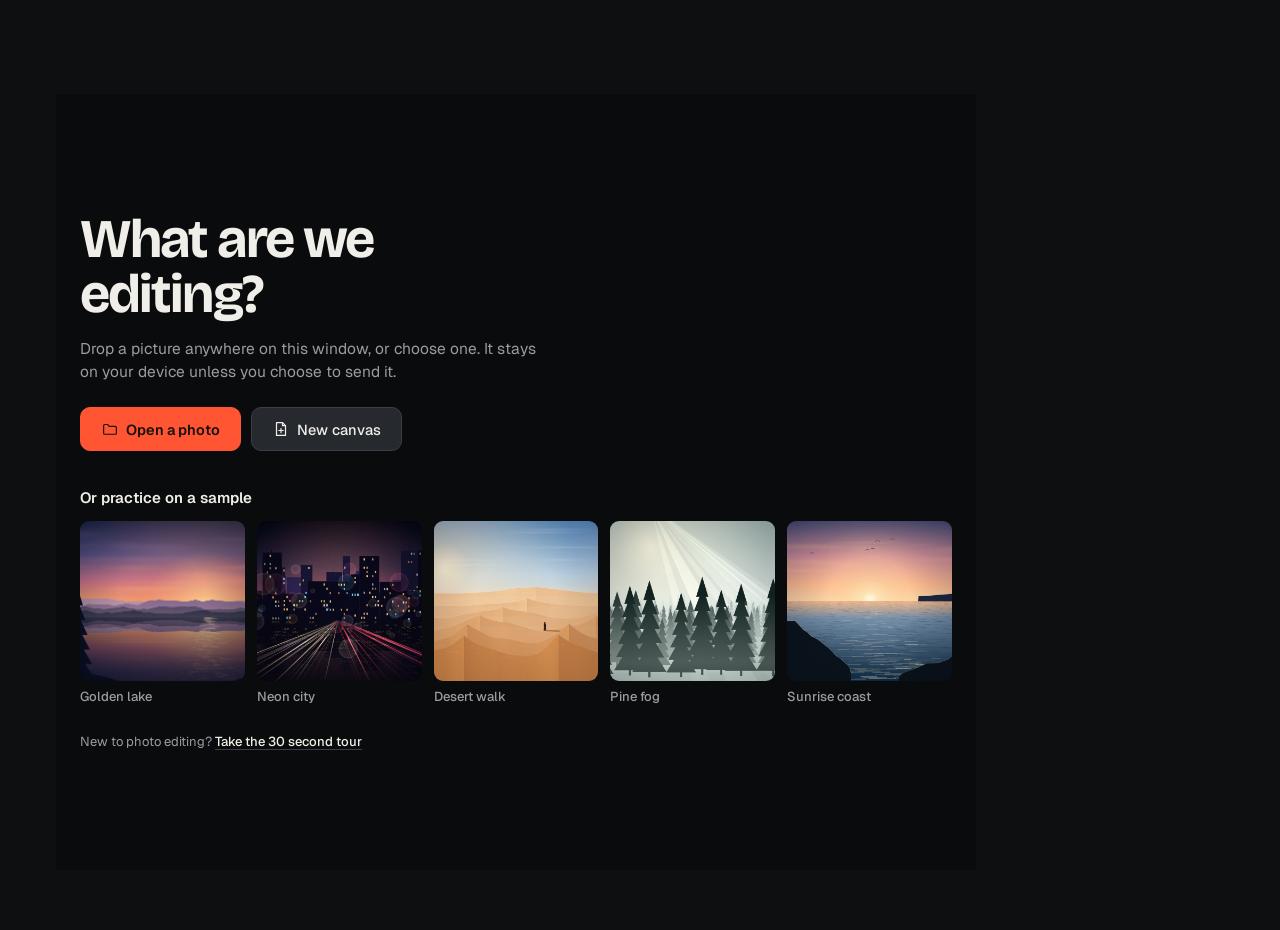
<file: editor.html>
<!doctype html>
<html lang="en">
<head>
<meta charset="utf-8">
<meta name="viewport" content="width=device-width, initial-scale=1, viewport-fit=cover">
<title>Chumi.edit photo editor</title>
<meta name="description" content="Chumi.edit is a free photo editor that runs in your browser. Layers, selections, brushes, text, color adjustments, filters, remove background and generative fill. Pictures stay on your device unless you choose to send them.">
<meta name="theme-color" content="#0e0f11">
<link rel="icon" href="data:image/svg+xml,%3Csvg xmlns='http://www.w3.org/2000/svg' viewBox='0 0 64 64'%3E%3Crect width='64' height='64' rx='16' fill='%230e0f11'/%3E%3Cg transform='translate(3.3 6.1) scale(1.15)'%3E%3Cpath d='M31.25 13.75A14.5 14.5 0 1 0 31.25 34.25' fill='none' stroke='%23f0eee8' stroke-width='6.5' stroke-linecap='round'/%3E%3Ccircle cx='42' cy='37.2' r='4.6' fill='%23ff5533'/%3E%3C/g%3E%3C/svg%3E">
<link rel="preconnect" href="https://fonts.googleapis.com">
<link rel="preconnect" href="https://fonts.gstatic.com" crossorigin>
<link href="https://fonts.googleapis.com/css2?family=Bricolage+Grotesque:opsz,wght@12..96,500..800&family=Geist:wght@400..700&family=Playfair+Display:wght@700&family=Merriweather:wght@700&family=Bebas+Neue&family=Oswald:wght@500&family=Pacifico&family=Dancing+Script:wght@600&family=Caveat:wght@600&family=Permanent+Marker&family=Lobster&display=swap" rel="stylesheet">
<link rel="stylesheet" href="css/boot.css">
<link rel="stylesheet" href="css/editor.css">
</head>
<body>

<div id="boot" class="boot" role="status" aria-label="Loading Chumi.edit">
  <div class="boot-flood" aria-hidden="true"></div>
  <div class="boot-stage">
    <svg class="boot-mark" viewBox="0 0 48 48" aria-hidden="true"><path class="boot-ring" pathLength="1" d="M31.25 13.75A14.5 14.5 0 1 0 31.25 34.25"/><circle class="boot-dot" cx="42" cy="37.2" r="4.6"/></svg>
    <p class="boot-word" aria-hidden="true"><span class="bw"><span class="bl" style="--i:0">C</span><span class="bl" style="--i:1">h</span><span class="bl" style="--i:2">u</span><span class="bl" style="--i:3">m</span><span class="bl" style="--i:4">i</span><span class="bl dot" style="--i:5">.</span><span class="bl sub" style="--i:6">e</span><span class="bl sub" style="--i:7">d</span><span class="bl sub" style="--i:8">i</span><span class="bl sub" style="--i:9">t</span></span></p>
  </div>
</div>
<noscript><style>.boot{display:none!important}</style></noscript>
<script src="js/boot.js"></script>

<svg width="0" height="0" style="position:absolute" aria-hidden="true" focusable="false">
  <defs>
    <!-- tools -->
    <symbol id="i-move" viewBox="0 0 24 24"><path d="M12 3v18M3 12h18M12 3l-3 3M12 3l3 3M12 21l-3-3M12 21l3-3M3 12l3-3M3 12l3 3M21 12l-3-3M21 12l-3 3"/></symbol>
    <symbol id="i-marquee" viewBox="0 0 24 24"><rect x="4" y="5.5" width="16" height="13" stroke-dasharray="3 2.6"/></symbol>
    <symbol id="i-ellipse-sel" viewBox="0 0 24 24"><ellipse cx="12" cy="12" rx="8.5" ry="6.5" stroke-dasharray="3 2.6"/></symbol>
    <symbol id="i-lasso" viewBox="0 0 24 24"><path d="M4.5 10.2C4.5 6.8 7.9 4.5 12 4.5s7.5 2.3 7.5 5.7-3.4 5.7-7.5 5.7c-1 0-2-.1-2.9-.4"/><path d="M9.3 15.5c-1.7.6-2.9 1.9-2.6 3.3.3 1.5 2 2 3.5 1.4 1.1-.5 1.6-1.6 1.2-2.6"/></symbol>
    <symbol id="i-wand" viewBox="0 0 24 24"><path d="M4.5 19.5l10-10" stroke-width="2.4"/><path d="M15 3.5v3M13.5 5h3M20 9v3M18.5 10.5h3M9 4.5v2M8 5.5h2"/></symbol>
    <symbol id="i-crop" viewBox="0 0 24 24"><path d="M7 3v14h14M3 7h14v14"/></symbol>
    <symbol id="i-dropper" viewBox="0 0 24 24"><path d="M14.5 6.5l3 3M16 4.2a2.1 2.1 0 013 3l-2 2-3-3zM13.5 8L5 16.5V19h2.5L16 10.5"/></symbol>
    <symbol id="i-brush" viewBox="0 0 24 24"><path d="M18.8 3.7a2 2 0 013 3L12 16.5 8.5 13z"/><path d="M8.5 13.5C6 13.5 4.5 15 4.5 17.5c0 1.2-.6 2-1.5 2.5 3.8.8 8.2-.2 8.2-4.2z"/></symbol>
    <symbol id="i-eraser" viewBox="0 0 24 24"><path d="M4.3 14.6l8.4-8.4a2 2 0 012.8 0l3.3 3.3a2 2 0 010 2.8L11.5 18H7.7l-3.4-3.4a1 1 0 010-1z" transform="translate(0 .5)"/><path d="M9.6 10.8l5.2 5.2M12 19.5h8"/></symbol>
    <symbol id="i-stamp" viewBox="0 0 24 24"><path d="M12 3.8a2.7 2.7 0 012.7 2.7c0 1.7-1.2 2.4-1.2 3.7h3.1a2.4 2.4 0 012.4 2.4V14H5v-1.4a2.4 2.4 0 012.4-2.4h3.1c0-1.3-1.2-2-1.2-3.7A2.7 2.7 0 0112 3.8z"/><path d="M5 17h14v3H5z"/></symbol>
    <symbol id="i-bucket" viewBox="0 0 24 24"><path d="M4.5 12.5L11.7 5.3a1.4 1.4 0 012 0l5.5 5.5a1.4 1.4 0 010 2l-5.6 5.6a2 2 0 01-2.8 0z"/><path d="M4.5 12.5h15M20.5 15.5c1.1 1.5 1.6 2.4 1.6 3.1a1.6 1.6 0 01-3.2 0c0-.7.5-1.6 1.6-3.1z"/></symbol>
    <symbol id="i-gradient" viewBox="0 0 24 24"><rect x="3.5" y="5" width="17" height="14" rx="2"/><path d="M7.5 8v8" opacity=".35"/><path d="M10.5 8v8" opacity=".55"/><path d="M13.5 8v8" opacity=".75"/><path d="M16.5 8v8"/></symbol>
    <symbol id="i-text" viewBox="0 0 24 24"><path d="M5 7V5h14v2M12 5v14.5M9 19.5h6"/></symbol>
    <symbol id="i-shape" viewBox="0 0 24 24"><rect x="3.5" y="11.5" width="9" height="9" rx="1"/><circle cx="15.5" cy="8.5" r="5"/></symbol>
    <symbol id="i-hand" viewBox="0 0 24 24"><path d="M8 12.5V6.5a1.5 1.5 0 013 0V11M11 11V4.5a1.5 1.5 0 013 0V11M14 11V6a1.5 1.5 0 013 0v7M17 9.5a1.5 1.5 0 013 0V15a6 6 0 01-6 6h-1.4a5 5 0 01-4-2L4.9 14.9a1.5 1.5 0 012.3-1.9L8 14"/></symbol>
    <symbol id="i-zoom" viewBox="0 0 24 24"><circle cx="10.5" cy="10.5" r="6.5"/><path d="M15.5 15.5l5 5M10.5 7.8v5.4M7.8 10.5h5.4"/></symbol>
    <symbol id="i-remove" viewBox="0 0 24 24"><circle cx="12" cy="12" r="7.5" stroke-dasharray="3 2.6"/><path d="M9.2 9.2l5.6 5.6M14.8 9.2l-5.6 5.6"/></symbol>
    <symbol id="i-sparkle" viewBox="0 0 24 24"><path d="M10.5 4.5l1.7 4.6 4.6 1.7-4.6 1.7-1.7 4.6-1.7-4.6-4.6-1.7 4.6-1.7z"/><path d="M18.2 14.6l.8 2.2 2.2.8-2.2.8-.8 2.2-.8-2.2-2.2-.8 2.2-.8z"/></symbol>
    <symbol id="i-subject" viewBox="0 0 24 24"><circle cx="12" cy="8.3" r="3.3" stroke-dasharray="3 2.4"/><path d="M5.3 20c.4-3.7 3-6.1 6.7-6.1s6.3 2.4 6.7 6.1" stroke-dasharray="3 2.4"/></symbol>
    <symbol id="i-cutout" viewBox="0 0 24 24"><circle cx="12" cy="9.3" r="2.9"/><path d="M6.6 19.4c.4-3.2 2.6-5.1 5.4-5.1s5 1.9 5.4 5.1z"/><path d="M3.5 8V3.5H8M16 3.5h4.5V8M20.5 16v4.5H16M8 20.5H3.5V16" opacity=".55"/></symbol>
    <symbol id="i-blur-bg" viewBox="0 0 24 24"><circle cx="12" cy="12" r="3.2"/><circle cx="12" cy="12" r="6.6" stroke-dasharray="1 2.3" opacity=".7"/><circle cx="12" cy="12" r="9.6" stroke-dasharray="1 3" opacity=".4"/></symbol>
    <symbol id="i-invert" viewBox="0 0 24 24"><circle cx="12" cy="12" r="7.5"/><path d="M12 4.5v15a7.5 7.5 0 000-15z" fill="currentColor"/></symbol>
    <!-- shapes -->
    <symbol id="i-rect" viewBox="0 0 24 24"><rect x="4" y="6" width="16" height="12" rx="1.2"/></symbol>
    <symbol id="i-circle" viewBox="0 0 24 24"><circle cx="12" cy="12" r="8"/></symbol>
    <symbol id="i-triangle" viewBox="0 0 24 24"><path d="M12 5l8.2 14H3.8z"/></symbol>
    <symbol id="i-star" viewBox="0 0 24 24"><path d="M12 3.5l2.6 5.5 6 .8-4.4 4.2 1.1 6-5.3-2.9-5.3 2.9 1.1-6-4.4-4.2 6-.8z"/></symbol>
    <symbol id="i-polygon" viewBox="0 0 24 24"><path d="M12 3.5l7.6 5.5-2.9 8.9H7.3L4.4 9z"/></symbol>
    <symbol id="i-line" viewBox="0 0 24 24"><path d="M5 19L19 5"/></symbol>
    <!-- interface -->
    <symbol id="i-x" viewBox="0 0 24 24"><path d="M6 6l12 12M18 6L6 18"/></symbol>
    <symbol id="i-check" viewBox="0 0 24 24"><path d="M5 12.5l4.5 4.5L19 7.5"/></symbol>
    <symbol id="i-chev-right" viewBox="0 0 24 24"><path d="M9 5l7 7-7 7"/></symbol>
    <symbol id="i-search" viewBox="0 0 24 24"><circle cx="11" cy="11" r="6.5"/><path d="M16 16l4.5 4.5"/></symbol>
    <symbol id="i-open" viewBox="0 0 24 24"><path d="M3.5 7.5A1.5 1.5 0 015 6h4l2 2.5h8a1.5 1.5 0 011.5 1.5v7.5A1.5 1.5 0 0119 19H5a1.5 1.5 0 01-1.5-1.5z"/></symbol>
    <symbol id="i-export" viewBox="0 0 24 24"><path d="M12 15V4M7.5 8.5L12 4l4.5 4.5M5 14v4.5A1.5 1.5 0 006.5 20h11a1.5 1.5 0 001.5-1.5V14"/></symbol>
    <symbol id="i-undo" viewBox="0 0 24 24"><path d="M9 14L4 9l5-5"/><path d="M4 9h10.5a5.5 5.5 0 010 11H11"/></symbol>
    <symbol id="i-redo" viewBox="0 0 24 24"><path d="M15 14l5-5-5-5"/><path d="M20 9H9.5a5.5 5.5 0 000 11H13"/></symbol>
    <symbol id="i-panels" viewBox="0 0 24 24"><rect x="3.5" y="4.5" width="17" height="15" rx="2"/><path d="M14.5 4.5v15"/></symbol>
    <symbol id="i-swap" viewBox="0 0 24 24"><path d="M7 4L4 7l3 3M4 7h11M17 20l3-3-3-3M20 17H9"/></symbol>
    <symbol id="i-reset" viewBox="0 0 24 24"><rect x="3.5" y="3.5" width="10" height="10"/><rect x="10.5" y="10.5" width="10" height="10" fill="currentColor"/></symbol>
    <symbol id="i-minus" viewBox="0 0 24 24"><path d="M5 12h14"/></symbol>
    <symbol id="i-plus" viewBox="0 0 24 24"><path d="M12 5v14M5 12h14"/></symbol>
    <symbol id="i-new" viewBox="0 0 24 24"><path d="M6 3.5h8l4 4v13H6z"/><path d="M14 3.5v4h4M12 11v6M9 14h6"/></symbol>
    <symbol id="i-eye" viewBox="0 0 24 24"><path d="M2.5 12S6 5.5 12 5.5 21.5 12 21.5 12 18 18.5 12 18.5 2.5 12 2.5 12z"/><circle cx="12" cy="12" r="3"/></symbol>
    <symbol id="i-eye-off" viewBox="0 0 24 24"><path d="M3 3l18 18M10 6c.6-.3 1.3-.5 2-.5 6 0 9.5 6.5 9.5 6.5a16 16 0 01-3 3.7M6.5 7.2A16 16 0 002.5 12S6 18.5 12 18.5c1.3 0 2.5-.3 3.5-.7M9.9 9.9a3 3 0 004.2 4.2"/></symbol>
    <symbol id="i-lock" viewBox="0 0 24 24"><rect x="5.5" y="10.5" width="13" height="9.5" rx="1.5"/><path d="M8.5 10.5V8a3.5 3.5 0 017 0v2.5"/></symbol>
    <symbol id="i-unlock" viewBox="0 0 24 24"><rect x="5.5" y="10.5" width="13" height="9.5" rx="1.5"/><path d="M8.5 10.5V8a3.5 3.5 0 016.8-1.2"/></symbol>
    <symbol id="i-layer-add" viewBox="0 0 24 24"><rect x="4" y="4" width="16" height="16" rx="2"/><path d="M12 8.5v7M8.5 12h7"/></symbol>
    <symbol id="i-copy" viewBox="0 0 24 24"><rect x="8.5" y="8.5" width="11" height="11" rx="1.5"/><path d="M15.5 8.5v-3A1.5 1.5 0 0014 4H5.5A1.5 1.5 0 004 5.5V14a1.5 1.5 0 001.5 1.5h3"/></symbol>
    <symbol id="i-merge" viewBox="0 0 24 24"><path d="M12 3.5v10M8 10l4 4 4-4M5 19.5h14"/></symbol>
    <symbol id="i-up" viewBox="0 0 24 24"><path d="M12 19V5M6 11l6-6 6 6"/></symbol>
    <symbol id="i-down" viewBox="0 0 24 24"><path d="M12 5v14M6 13l6 6 6-6"/></symbol>
    <symbol id="i-trash" viewBox="0 0 24 24"><path d="M4.5 7h15M9.5 7V4.5h5V7M6.5 7l.8 12.5h9.4L17.5 7M10 11v5M14 11v5"/></symbol>
    <symbol id="i-flip-h" viewBox="0 0 24 24"><path d="M12 3.5v17" stroke-dasharray="2 2"/><path d="M9 7L3.5 17H9zM15 7l5.5 10H15z"/></symbol>
    <symbol id="i-flip-v" viewBox="0 0 24 24"><path d="M3.5 12h17" stroke-dasharray="2 2"/><path d="M7 9l10-5.5V9zM7 15l10 5.5V15z"/></symbol>
    <symbol id="i-rotate" viewBox="0 0 24 24"><path d="M19.5 12a7.5 7.5 0 11-2.2-5.3M19.5 4.5v4h-4"/></symbol>
    <symbol id="i-al-left" viewBox="0 0 24 24"><path d="M4.5 4v16"/><rect x="7.5" y="6.5" width="12" height="4"/><rect x="7.5" y="13.5" width="7" height="4"/></symbol>
    <symbol id="i-al-hcenter" viewBox="0 0 24 24"><path d="M12 4v16"/><rect x="5" y="6.5" width="14" height="4"/><rect x="8" y="13.5" width="8" height="4"/></symbol>
    <symbol id="i-al-right" viewBox="0 0 24 24"><path d="M19.5 4v16"/><rect x="4.5" y="6.5" width="12" height="4"/><rect x="9.5" y="13.5" width="7" height="4"/></symbol>
    <symbol id="i-al-top" viewBox="0 0 24 24"><path d="M4 4.5h16"/><rect x="6.5" y="7.5" width="4" height="12"/><rect x="13.5" y="7.5" width="4" height="7"/></symbol>
    <symbol id="i-al-vcenter" viewBox="0 0 24 24"><path d="M4 12h16"/><rect x="6.5" y="5" width="4" height="14"/><rect x="13.5" y="8" width="4" height="8"/></symbol>
    <symbol id="i-al-bottom" viewBox="0 0 24 24"><path d="M4 19.5h16"/><rect x="6.5" y="4.5" width="4" height="12"/><rect x="13.5" y="9.5" width="4" height="7"/></symbol>
  </defs>
</svg>

<a class="skip" href="#stage">Skip to the canvas</a>

<div id="app">
  <header id="topbar">
    <a class="brand" href="index.html" aria-label="Chumi.edit, back to the home page">
      <svg width="26" height="26" viewBox="0 0 48 48" aria-hidden="true"><path d="M31.25 13.75A14.5 14.5 0 1 0 31.25 34.25" fill="none" stroke="#f0eee8" stroke-width="6.5" stroke-linecap="round"/><circle cx="42" cy="37.2" r="4.6" fill="#ff5533"/></svg>
      <span>Chumi<i>.</i>edit</span>
    </a>
    <nav id="menubar" aria-label="Menu"></nav>
    <div class="doc-title"><input id="docName" class="doc-name" type="text" aria-label="Picture name" autocomplete="off" spellcheck="false"></div>
    <div id="topActions"></div>
    <div class="busy-bar" aria-hidden="true"></div>
  </header>

  <aside id="toolbar" aria-label="Tools"></aside>
  <div id="optbar" role="group" aria-label="Tool options"></div>

  <main id="stageWrap">
    <div id="stage" tabindex="-1" aria-label="Canvas">
      <canvas id="viewCanvas"></canvas>
      <canvas id="overlayCanvas" aria-hidden="true"></canvas>
      <div id="dropTip" role="status"></div>
    </div>
    <section id="welcome" aria-label="Start"></section>
  </main>

  <aside id="panels" aria-label="Panels"></aside>
  <footer id="statusbar"></footer>
</div>

<div id="scrim"></div>
<div id="toasts" aria-live="polite"></div>
<noscript><p style="padding:24px;color:#f0eee8;background:#0e0f11;position:fixed;inset:0">Chumi.edit needs JavaScript to edit pictures in your browser.</p></noscript>

<script src="js/samples.js" defer></script>
<script src="js/adjust.js" defer></script>
<script src="js/filters.js" defer></script>
<script src="js/engine.js" defer></script>
<script src="js/tools.js" defer></script>
<script src="js/ui-core.js" defer></script>
<script src="js/inpaint-core.js" defer></script>
<script src="js/ai-matte.js" defer></script>
<script src="js/ai.js" defer></script>
<script src="js/genfill.js" defer></script>
<script src="js/ai-ui.js" defer></script>
<script src="js/ui-panels.js" defer></script>
</body>
</html>
</file>
<file: css/boot.css>
/* Chumi.edit page loader. Shared by the landing page and the editor.
   Sequence: ring draws, dot drops and lands, wordmark rises, then the dot floods the screen
   in vermilion and the curtain lifts to show the page. Classes are added by js/boot.js. */
.boot {
  --k: 1;                      /* speed: 1 = full intro, .55 = quick repeat visit */
  position: fixed; inset: 0; z-index: 9999;
  display: grid; place-items: center;
  background: #0e0f11; color: #f0eee8;
  clip-path: inset(0 0 0 0);
  overflow: hidden;
  font-family: 'Bricolage Grotesque', 'Inter Display', 'Inter', system-ui, sans-serif;
  animation: boot-failsafe 0s linear 14s forwards;   /* never trap the page if scripts fail */
}
@keyframes boot-failsafe { to { visibility: hidden; pointer-events: none; } }

.boot-stage { position: relative; display: flex; flex-direction: column; align-items: center; gap: clamp(18px, 3.4vw, 28px); }
.boot-mark { width: clamp(76px, 15vw, 104px); height: auto; overflow: visible; }

.boot-ring {
  fill: none; stroke: #f0eee8; stroke-width: 6.5; stroke-linecap: round;
  stroke-dasharray: 1 1; stroke-dashoffset: 1.03;
}
.boot-dot {
  fill: #ff5533; opacity: 0;
  transform-box: fill-box; transform-origin: 50% 100%;
}
.boot-word {
  margin: 0; display: flex; align-items: baseline; justify-content: center;
  font-size: clamp(34px, 7.4vw, 54px); font-weight: 700; letter-spacing: -0.025em; line-height: 1;
  font-optical-sizing: auto;
}
.boot-word .bw { display: inline-flex; overflow: hidden; padding: 0.06em 0 0.2em; margin: -0.06em 0 -0.2em; }
.boot-word .bl { display: inline-block; transform: translateY(118%); }
.boot-word .bl.dot { color: #ff5533; }
.boot-word .bl.sub { color: #9a9ca3; }

.boot-flood {
  position: absolute; inset: 0; background: #ff5533;
  clip-path: circle(0px at var(--fx, 50%) var(--fy, 50%));
}

/* 1. ring */
.boot.b-ring .boot-ring { animation: boot-ring calc(1.05s * var(--k)) cubic-bezier(.65, 0, .25, 1) forwards; }
@keyframes boot-ring { from { stroke-dashoffset: 1.03; } to { stroke-dashoffset: 0; } }
/* 2. dot drops and lands */
.boot.b-dot .boot-dot { animation: boot-drop calc(.75s * var(--k)) linear forwards; }
@keyframes boot-drop {
  0%   { transform: translateY(-30px) scale(.45); opacity: 0; animation-timing-function: cubic-bezier(.5, 0, .9, .45); }
  10%  { opacity: 1; }
  56%  { transform: translateY(0) scale(1); opacity: 1; animation-timing-function: ease-out; }
  70%  { transform: translateY(0) scale(1.28, .7); }
  86%  { transform: translateY(-3px) scale(.95, 1.06); }
  100% { transform: none; opacity: 1; }
}
/* 3. wordmark rises, letter by letter */
.boot.b-text .boot-word .bl {
  animation: boot-rise calc(.7s * var(--k)) cubic-bezier(.2, .8, .15, 1) forwards;
  animation-delay: calc(var(--i) * .045s * var(--k));
}
@keyframes boot-rise { from { transform: translateY(118%); } to { transform: none; } }
/* waiting: the dot breathes until the page is ready */
.boot.b-wait .boot-dot { animation: boot-breathe 1.1s ease-in-out infinite; }
@keyframes boot-breathe { 0%, 100% { transform: scale(1); } 50% { transform: scale(1.22); } }

/* 4. exit: the dot floods the screen, then the curtain lifts */
.boot.b-flood .boot-flood {
  clip-path: circle(160vmax at var(--fx, 50%) var(--fy, 50%));
  transition: clip-path .85s cubic-bezier(.7, 0, .2, 1);
}
.boot.b-flood .boot-stage { transition: opacity .3s ease .25s; opacity: 0; }
.boot.b-lift {
  clip-path: inset(0 0 100% 0);
  transition: clip-path .95s cubic-bezier(.7, 0, .2, 1);
  pointer-events: none;
}

/* app panels slide in under the curtain (editor only; harmless elsewhere) */
html.is-booting { overflow: hidden; }

@media (prefers-reduced-motion: reduce) {
  .boot-ring { stroke-dashoffset: 0; }
  .boot-dot { opacity: 1; }
  .boot-word .bl { transform: none; }
  .boot.b-ring .boot-ring, .boot.b-dot .boot-dot, .boot.b-text .boot-word .bl, .boot.b-wait .boot-dot { animation: none; }
  .boot.b-flood .boot-flood { clip-path: circle(0px at 50% 50%); transition: none; }
  .boot.b-flood .boot-stage { opacity: 1; transition: none; }
  .boot.b-lift { clip-path: inset(0 0 0 0); opacity: 0; transition: opacity .3s ease; }
}
</file>
<file: css/editor.css>
/* Chumi.edit editor. One dark app theme: ground, three panel levels, one vermilion accent. */
:root {
  --ground: #0e0f11;
  --stage: #0a0b0c;
  --panel: #16171a;
  --panel-2: #1d1f23;
  --panel-3: #26292e;
  --line: #2a2d33;
  --line-2: #3a3e46;
  --text: #f0eee8;
  --muted: #9a9ca3;
  --faint: #6d7078;
  --accent: #ff5533;
  --accent-hi: #ff6e50;
  --on-accent: #17110f;
  --danger: #ff7b6b;
  --r: 8px;
  --r-sm: 6px;
  --font-ui: "Geist", system-ui, -apple-system, "Segoe UI", Roboto, sans-serif;
  --font-display: "Bricolage Grotesque", "Geist", system-ui, sans-serif;
  --topbar: 48px;
  --toolbar: 56px;
  --opt: 46px;
  --status: 30px;
  --panels: 304px;
  --ease: cubic-bezier(.22, 1, .36, 1);
}

*, *::before, *::after { box-sizing: border-box; }
html, body { height: 100%; margin: 0; }
body {
  background: var(--ground); color: var(--text);
  font: 400 13px/1.45 var(--font-ui);
  -webkit-font-smoothing: antialiased; text-rendering: optimizeLegibility;
  overflow: hidden; overscroll-behavior: none;
  -webkit-tap-highlight-color: transparent;
}
/* while the loader curtain is up, the app chrome waits just off-screen and glides in as it lifts */
#topbar, #toolbar, #panels, #statusbar, #optbar { transition: transform .9s cubic-bezier(.2, .8, .15, 1), opacity .9s ease; }
html.is-booting #topbar { transform: translateY(-100%); opacity: 0; }
html.is-booting #optbar { transform: translateY(-60%); opacity: 0; }
html.is-booting #toolbar { transform: translateX(-100%); opacity: 0; }
html.is-booting #panels { transform: translateX(100%); opacity: 0; }
html.is-booting #statusbar { transform: translateY(100%); opacity: 0; }
@media (prefers-reduced-motion: reduce) { html.is-booting #topbar, html.is-booting #optbar, html.is-booting #toolbar, html.is-booting #panels, html.is-booting #statusbar { transform: none; opacity: 1; } }
button, input, select, textarea { font: inherit; color: inherit; }
button { cursor: pointer; }
button:disabled, input:disabled, select:disabled { cursor: not-allowed; opacity: .45; }
[hidden] { display: none !important; }
a { color: inherit; }
kbd { font: 500 11.5px/1 var(--font-ui); color: var(--muted); }
h1, h2, h3, p { margin: 0; }

:focus-visible { outline: 2px solid var(--accent); outline-offset: 2px; border-radius: 4px; }
.skip { position: fixed; left: 8px; top: -60px; z-index: 200; background: var(--accent); color: var(--on-accent); padding: 8px 12px; border-radius: var(--r-sm); font-weight: 600; text-decoration: none; }
.skip:focus { top: 8px; }

/* ------------------------------------------------------------ layout */
#app {
  height: 100vh; height: 100dvh;
  display: grid;
  grid-template-columns: var(--toolbar) minmax(0, 1fr) var(--panels);
  grid-template-rows: var(--topbar) var(--opt) minmax(0, 1fr) var(--status);
  grid-template-areas: "top top top" "tool opt panels" "tool stage panels" "stat stat stat";
}
body.panels-hidden #app { grid-template-columns: var(--toolbar) minmax(0, 1fr) 0; }
body.panels-hidden #panels { display: none; }
#topbar { grid-area: top; }
#toolbar { grid-area: tool; }
#optbar { grid-area: opt; }
#stageWrap { grid-area: stage; }
#panels { grid-area: panels; }
#statusbar { grid-area: stat; }

/* ------------------------------------------------------------ top bar */
#topbar {
  position: relative; display: flex; align-items: center; gap: 6px;
  padding: 0 10px 0 12px; background: var(--panel); border-bottom: 1px solid var(--line); min-width: 0; z-index: 30;
}
.brand { display: flex; align-items: center; gap: 8px; text-decoration: none; font: 700 19px/1 var(--font-display); letter-spacing: -.02em; padding: 4px 8px 4px 0; border-radius: 6px; }
.brand svg { display: block; }
.brand i { font-style: normal; color: var(--accent); }
.brand span { white-space: nowrap; }
.brand span { color: var(--text); }
#menubar { display: flex; align-items: center; gap: 1px; min-width: 0; overflow-x: auto; scrollbar-width: none; }
#menubar::-webkit-scrollbar { display: none; }
.menu-btn { background: none; border: 0; padding: 6px 10px; border-radius: var(--r-sm); color: var(--muted); font-weight: 500; white-space: nowrap; }
.menu-btn:hover, .menu-btn[aria-expanded="true"] { background: var(--panel-3); color: var(--text); }
.doc-title { flex: 1 1 120px; display: flex; justify-content: center; min-width: 0; padding: 0 8px; }
.doc-name { width: min(280px, 100%); background: transparent; border: 1px solid transparent; border-radius: var(--r-sm); color: var(--text); text-align: center; padding: 5px 8px; font-weight: 500; text-overflow: ellipsis; }
.doc-name:hover:not(:disabled) { border-color: var(--line-2); }
.doc-name:focus { background: var(--panel-2); border-color: var(--line-2); outline: none; text-align: left; }
.doc-name::placeholder { color: var(--faint); }
#topActions { display: flex; align-items: center; gap: 6px; flex: none; }
.cmd-btn { gap: 8px; }
.cmd-btn .cmd-text { color: var(--muted); }
.busy-bar { position: absolute; left: 0; bottom: -1px; height: 2px; width: 100%; background: var(--accent); transform: scaleX(0); transform-origin: 0 50%; opacity: 0; }
body.busy .busy-bar { opacity: 1; animation: busy 1.1s var(--ease) infinite; }
body.busy { cursor: progress; }
@keyframes busy { 0% { transform: translateX(-100%) scaleX(.3); } 100% { transform: translateX(100%) scaleX(.3); } }

/* ------------------------------------------------------------ shared controls */
.btn {
  display: inline-flex; align-items: center; justify-content: center; gap: 7px; height: 32px; padding: 0 13px;
  background: var(--panel-3); border: 1px solid var(--line-2); border-radius: var(--r-sm); color: var(--text); font-weight: 500; white-space: nowrap;
  transition: background-color .15s, border-color .15s, color .15s, transform .15s var(--ease);
}
.btn:hover:not(:disabled) { background: #30343a; border-color: #4a4f58; }
.btn:active:not(:disabled) { transform: translateY(1px); }
.btn.primary { background: var(--accent); border-color: var(--accent); color: var(--on-accent); font-weight: 600; }
.btn.primary:hover:not(:disabled) { background: var(--accent-hi); border-color: var(--accent-hi); }
.btn.danger { background: transparent; border-color: var(--danger); color: var(--danger); }
.btn.ghost { background: transparent; border-color: var(--line); color: var(--muted); }
.btn.ghost:hover:not(:disabled) { background: var(--panel-3); color: var(--text); }
.btn.small { height: 28px; padding: 0 10px; font-size: 12.5px; }
.btn.big { height: 44px; padding: 0 20px; font-size: 14.5px; border-radius: 10px; }
.icon-btn { display: inline-grid; place-items: center; width: 32px; height: 32px; padding: 0; background: transparent; border: 1px solid transparent; border-radius: var(--r-sm); color: var(--muted); transition: background-color .15s, color .15s; }
.icon-btn:hover:not(:disabled) { background: var(--panel-3); color: var(--text); }
.ic { flex: none; fill: none; stroke: currentColor; stroke-width: 1.6; stroke-linecap: round; stroke-linejoin: round; }

.input {
  height: 32px; width: 100%; background: var(--panel-2); border: 1px solid var(--line-2); border-radius: var(--r-sm); padding: 0 9px; color: var(--text);
  transition: border-color .15s, background-color .15s; min-width: 0;
}
.input:hover:not(:disabled) { border-color: #4a4f58; }
.input:focus { border-color: var(--accent); outline: none; background: var(--ground); }
select.input { appearance: none; padding-right: 28px; background-image: url("data:image/svg+xml,%3Csvg xmlns='http://www.w3.org/2000/svg' width='12' height='12' viewBox='0 0 24 24' fill='none' stroke='%239a9ca3' stroke-width='2.4' stroke-linecap='round' stroke-linejoin='round'%3E%3Cpath d='M6 9l6 6 6-6'/%3E%3C/svg%3E"); background-repeat: no-repeat; background-position: right 9px center; }
select.input option { background: var(--panel-2); color: var(--text); }
input.num { text-align: right; -moz-appearance: textfield; padding-right: 6px; }
input.num::-webkit-outer-spin-button, input.num::-webkit-inner-spin-button { -webkit-appearance: none; margin: 0; }
.textarea { height: auto; padding: 8px 9px; resize: vertical; line-height: 1.4; min-height: 64px; }
.hex { font-variant-numeric: tabular-nums; text-transform: lowercase; }

.seg { display: inline-flex; background: var(--panel-2); border: 1px solid var(--line-2); border-radius: var(--r-sm); padding: 2px; gap: 2px; }
.seg-btn { background: transparent; border: 0; height: 26px; min-width: 28px; padding: 0 9px; border-radius: 4px; color: var(--muted); font-weight: 500; font-size: 12.5px; display: inline-grid; place-items: center; white-space: nowrap; transition: background-color .15s, color .15s; }
.seg-btn:hover { color: var(--text); }
.seg-btn.on { background: var(--panel-3); color: var(--text); box-shadow: inset 0 0 0 1px var(--line-2); }
.seg-btn.on .ic { color: var(--accent); }

.check { display: inline-flex; align-items: center; gap: 8px; cursor: pointer; user-select: none; color: var(--text); }
.check input { appearance: none; width: 16px; height: 16px; margin: 0; flex: none; border: 1.5px solid #565b65; border-radius: 4px; background: var(--panel-2); display: inline-grid; place-items: center; transition: background-color .12s, border-color .12s; cursor: pointer; }
.check input:hover { border-color: #7a808b; }
.check input:checked { background: var(--accent); border-color: var(--accent); background-image: url("data:image/svg+xml,%3Csvg xmlns='http://www.w3.org/2000/svg' viewBox='0 0 24 24' fill='none' stroke='%2317110f' stroke-width='3.4' stroke-linecap='round' stroke-linejoin='round'%3E%3Cpath d='M5 12.5l4.5 4.5L19 7.5'/%3E%3C/svg%3E"); background-size: 12px; background-position: center; background-repeat: no-repeat; }

input[type=range] { -webkit-appearance: none; appearance: none; width: 100%; height: 20px; margin: 0; background: transparent; cursor: pointer; --fill: 50%; --zero: 50%; }
input[type=range]::-webkit-slider-runnable-track { height: 4px; border-radius: 2px; background: linear-gradient(to right, var(--accent) var(--fill), var(--line-2) var(--fill)); }
input[type=range]::-moz-range-track { height: 4px; border-radius: 2px; background: linear-gradient(to right, var(--accent) var(--fill), var(--line-2) var(--fill)); }
input[type=range]::-webkit-slider-thumb { -webkit-appearance: none; width: 14px; height: 14px; margin-top: -5px; border-radius: 50%; background: var(--text); border: 0; transition: transform .12s var(--ease); }
input[type=range]::-moz-range-thumb { width: 14px; height: 14px; border-radius: 50%; background: var(--text); border: 0; }
input[type=range]:hover::-webkit-slider-thumb, input[type=range]:active::-webkit-slider-thumb { transform: scale(1.2); }
.srow.center input[type=range]::-webkit-slider-runnable-track { background: linear-gradient(to right, var(--line-2) min(var(--zero), var(--fill)), var(--accent) min(var(--zero), var(--fill)) max(var(--zero), var(--fill)), var(--line-2) max(var(--zero), var(--fill))); }
.srow.center input[type=range]::-moz-range-track { background: linear-gradient(to right, var(--line-2) min(var(--zero), var(--fill)), var(--accent) min(var(--zero), var(--fill)) max(var(--zero), var(--fill)), var(--line-2) max(var(--zero), var(--fill))); }
input[type=color] { -webkit-appearance: none; appearance: none; border: 1px solid var(--line-2); background: none; padding: 0; width: 34px; height: 26px; border-radius: 5px; cursor: pointer; }
input[type=color]::-webkit-color-swatch-wrapper { padding: 2px; }
input[type=color]::-webkit-color-swatch { border: 0; border-radius: 3px; }
input[type=color]::-moz-color-swatch { border: 0; border-radius: 3px; }

.field { display: flex; flex-direction: column; gap: 6px; }
.field.inline { flex-direction: row; align-items: center; justify-content: space-between; gap: 10px; }
.field-label { color: var(--muted); font-size: 12.5px; }
.field > .seg { align-self: flex-start; }
.field-note { color: var(--muted); font-size: 12px; }
.row2 { display: grid; grid-template-columns: 1fr 1fr; gap: 12px; }

/* tooltips */
[data-tip] { position: relative; }
[data-tip]:hover::after, [data-tip]:focus-visible::after {
  content: attr(data-tip); position: absolute; z-index: 90; top: calc(100% + 7px); left: 50%; transform: translateX(-50%);
  background: #000; color: var(--text); border: 1px solid var(--line-2); padding: 4px 8px; border-radius: 5px; font: 500 12px/1.3 var(--font-ui); white-space: pre; pointer-events: none;
  animation: tip .12s ease .45s both;
}
.tool-btn[data-tip]:hover::after, .tool-btn[data-tip]:focus-visible::after { top: 50%; left: calc(100% + 9px); transform: translateY(-50%); }
.layer-foot [data-tip]:hover::after, #statusbar [data-tip]:hover::after, .layer-row [data-tip]:hover::after { top: auto; bottom: calc(100% + 7px); }
.layer-row [data-tip]:hover::after { left: auto; right: 0; transform: none; }
@keyframes tip { from { opacity: 0; } to { opacity: 1; } }
@media (hover: none) { [data-tip]::after { display: none !important; } }

/* ------------------------------------------------------------ toolbar */
#toolbar { background: var(--panel); border-right: 1px solid var(--line); display: flex; flex-direction: column; align-items: center; padding: 8px 0; gap: 8px; overflow-y: auto; scrollbar-width: none; z-index: 20; }
#toolbar::-webkit-scrollbar { display: none; }
.tool-list { display: flex; flex-direction: column; align-items: center; gap: 2px; flex: 1; }
.tool-btn { width: 40px; height: 40px; display: grid; place-items: center; background: transparent; border: 0; border-radius: 9px; color: var(--muted); transition: background-color .15s, color .15s; position: relative; }
.tool-btn:hover { background: var(--panel-3); color: var(--text); }
.tool-btn.on { background: var(--accent); color: var(--on-accent); }
.tool-btn.on .ic { stroke-width: 1.9; }
.tb-sep { width: 24px; height: 1px; background: var(--line-2); margin: 5px 0; }

.cpair { position: relative; width: 40px; height: 44px; flex: none; margin-top: auto; }
.sw { position: absolute; width: 24px; height: 24px; border-radius: 6px; border: 2px solid var(--panel); outline: 1px solid var(--line-2); display: block; overflow: hidden; background: #fff; }
.sw input { position: absolute; inset: -4px; width: calc(100% + 8px); height: calc(100% + 8px); opacity: 0; cursor: pointer; border: 0; }
.sw-fg { left: 2px; top: 2px; z-index: 2; background: #101114; }
.sw-bg { left: 14px; top: 14px; }
.sw-swap, .sw-reset { position: absolute; width: 16px; height: 16px; display: grid; place-items: center; background: none; border: 0; padding: 0; color: var(--muted); border-radius: 3px; }
.sw-swap { right: -2px; top: -2px; }
.sw-reset { left: -2px; bottom: -2px; }
.sw-swap:hover, .sw-reset:hover { color: var(--text); background: var(--panel-3); }
.cpair.big { width: 78px; height: 78px; margin: 0; }
.cpair.big .sw { width: 48px; height: 48px; border-radius: 9px; }
.cpair.big .sw-fg { left: 4px; top: 4px; }
.cpair.big .sw-bg { left: 26px; top: 26px; }
.cpair.big .sw-swap { right: 0; top: 0; width: 20px; height: 20px; }
.cpair.big .sw-reset { left: 0; bottom: 0; width: 20px; height: 20px; }

/* ------------------------------------------------------------ options bar */
#optbar { display: flex; align-items: center; gap: 16px; background: var(--panel); border-bottom: 1px solid var(--line); padding: 0 14px; overflow-x: auto; scrollbar-width: none; min-width: 0; z-index: 10; }
#optbar::-webkit-scrollbar { display: none; }
.opt-title { display: flex; align-items: center; gap: 8px; font-weight: 600; flex: none; padding-right: 16px; border-right: 1px solid var(--line-2); height: 24px; }
.opt-title .ic { color: var(--accent); }
.opt-list { display: flex; align-items: center; gap: 20px; flex: none; min-width: 0; }
.opt { display: flex; align-items: center; gap: 8px; flex: none; color: var(--muted); }
.opt > label, .opt-label { color: var(--muted); font-size: 12.5px; white-space: nowrap; }
.opt input[type=range] { width: 96px; }
.opt output { min-width: 40px; color: var(--text); font-variant-numeric: tabular-nums; font-size: 12.5px; }
.opt .input { height: 30px; width: 70px; }
.opt .input.wide { width: 170px; }
.opt .unit { color: var(--faint); font-style: normal; font-size: 12px; }
.opt.check span { color: var(--text); }
.opt-hint { color: var(--muted); white-space: nowrap; }

/* ------------------------------------------------------------ stage */
#stageWrap { position: relative; overflow: hidden; background: var(--stage); min-width: 0; min-height: 0; }
#stage { position: absolute; inset: 0; overflow: hidden; touch-action: none; user-select: none; -webkit-user-select: none; outline: none; }
#stage canvas { position: absolute; left: 0; top: 0; display: block; }
#overlayCanvas { pointer-events: none; }
#viewCanvas { image-rendering: auto; }
#stage.dragging::after { content: ""; position: absolute; inset: 14px; border: 2px dashed var(--accent); border-radius: 16px; pointer-events: none; z-index: 8; }
#dropTip { position: absolute; left: 50%; top: 50%; transform: translate(-50%, -50%); background: var(--accent); color: var(--on-accent); font: 600 15px/1 var(--font-ui); padding: 12px 18px; border-radius: 999px; z-index: 9; display: none; pointer-events: none; }
#stage.dragging #dropTip { display: block; }
.text-editor { position: absolute; z-index: 5; margin: 0; border: 0; outline: 1px dashed var(--accent); background: transparent; color: transparent; caret-color: var(--accent); resize: none; overflow: hidden; white-space: pre; transform-origin: 0 0; user-select: text; -webkit-user-select: text; }
.text-editor::selection { background: rgba(255, 85, 51, .35); }

/* welcome */
#welcome { position: absolute; inset: 0; z-index: 6; background: var(--stage); overflow-y: auto; display: grid; place-items: center; padding: 32px 24px; }
body.has-doc #welcome { display: none; }
.wl-inner { width: min(880px, 100%); }
.wl-title { font: 700 clamp(2rem, 4.4vw, 3.4rem)/1.02 var(--font-display); letter-spacing: -.035em; max-width: 14ch; }
.wl-lead { color: var(--muted); font-size: 15.5px; line-height: 1.5; margin-top: 14px; max-width: 46ch; }
.wl-actions { display: flex; flex-wrap: wrap; gap: 10px; margin-top: 24px; }
.wl-continue { margin-top: 22px; }
.wl-resume { display: flex; align-items: center; gap: 14px; text-align: left; background: var(--panel); border: 1px solid var(--line-2); border-radius: 12px; padding: 8px 18px 8px 8px; transition: border-color .15s, background-color .15s; }
.wl-resume:hover { border-color: var(--accent); background: var(--panel-2); }
.wl-resume img { width: 96px; height: 64px; object-fit: cover; border-radius: 7px; display: block; background: var(--panel-3); }
.wl-resume-text { display: flex; flex-direction: column; gap: 2px; }
.wl-resume-text span { color: var(--muted); font-size: 12.5px; }
.wl-sub { font: 600 15px/1.2 var(--font-ui); color: var(--text); margin-top: 38px; }
.wl-samples { display: grid; grid-template-columns: repeat(5, minmax(0, 1fr)); gap: 12px; margin-top: 14px; }
.wl-tour { color: var(--muted); margin-top: 26px; }
.link-btn { background: none; border: 0; padding: 0; color: var(--text); text-decoration: underline; text-underline-offset: 3px; text-decoration-color: var(--line-2); font-weight: 500; border-radius: 3px; }
.link-btn:hover { text-decoration-color: var(--accent); }
.wl-sample { background: none; border: 0; padding: 0; text-align: left; border-radius: 10px; display: flex; flex-direction: column; gap: 7px; color: var(--muted); font-weight: 500; transition: color .15s, transform .25s var(--ease); }
.wl-sample img { width: 100%; aspect-ratio: 3 / 2; object-fit: cover; border-radius: 9px; display: block; background: var(--panel-2); outline: 2px solid transparent; outline-offset: 2px; transition: outline-color .15s; }
.wl-sample:hover { color: var(--text); transform: translateY(-3px); }
.wl-sample:hover img { outline-color: var(--accent); }

/* ------------------------------------------------------------ side panels */
#panels { display: flex; flex-direction: column; min-height: 0; background: var(--panel); border-left: 1px solid var(--line); z-index: 20; }
.panel { display: flex; flex-direction: column; min-height: 0; }
.panel.top { flex: 1 1 54%; border-bottom: 1px solid var(--line-2); }
.panel.bottom { flex: 1 1 46%; min-height: 230px; }
.tabs { display: flex; gap: 2px; padding: 6px 8px 0; border-bottom: 1px solid var(--line); flex: none; }
.tabs-wrap { flex: none; }
.tab { background: none; border: 0; padding: 8px 11px 9px; color: var(--muted); font-weight: 500; border-radius: 6px 6px 0 0; position: relative; }
.tab:hover { color: var(--text); }
.tab.on { color: var(--text); }
.tab.on::after { content: ""; position: absolute; left: 8px; right: 8px; bottom: -1px; height: 2px; background: var(--accent); border-radius: 2px; }
.pane-scroll { flex: 1; min-height: 0; overflow-y: auto; overscroll-behavior: contain; scrollbar-width: thin; scrollbar-color: var(--line-2) transparent; }
.panel.bottom > .pane { flex: 1; min-height: 0; display: flex; flex-direction: column; }
.pane-empty { padding: 28px 18px; color: var(--muted); text-align: center; text-wrap: balance; }
.pane-note { color: var(--muted); font-size: 12px; padding: 4px 14px 12px; }
.pbody { padding: 4px 0 14px; }
.psec { padding: 10px 14px 12px; }
.psec + .psec { border-top: 1px solid var(--line); }
.psec-title { font: 600 12.5px/1 var(--font-ui); color: var(--text); margin-bottom: 10px; }
.stack { display: flex; flex-direction: column; gap: 10px; }
.srows { display: flex; flex-direction: column; gap: 4px; }
.srow { display: grid; grid-template-columns: 96px minmax(0, 1fr) 40px; align-items: center; gap: 8px; }
.srow label { color: var(--muted); font-size: 12.5px; white-space: nowrap; overflow: hidden; text-overflow: ellipsis; }
.srow output { text-align: right; font-variant-numeric: tabular-nums; font-size: 12.5px; }
.crow { display: flex; align-items: center; justify-content: space-between; color: var(--muted); font-size: 12.5px; cursor: pointer; }
.nrow { display: flex; align-items: center; gap: 6px; }
.nrow > span { color: var(--muted); width: 38px; font-size: 12.5px; flex: none; }
.nrow .input { height: 28px; }
.nrow em { color: var(--faint); font-style: normal; font-size: 12px; width: 16px; }
.grid2 { display: grid; grid-template-columns: 1fr 1fr; gap: 8px 12px; }
.grid2 > .check { grid-column: 1 / -1; }
.btn-row { display: flex; flex-wrap: wrap; gap: 6px; padding: 4px 14px 8px; align-items: center; }
.icon-row { display: flex; gap: 2px; margin-bottom: 8px; }
.psec .btn-row { padding: 0; }
.hist { width: 100%; height: 72px; display: block; border-radius: var(--r-sm); background: var(--ground); border: 1px solid var(--line); }
.hist-note { color: var(--muted); font-size: 12px; margin-top: 6px; }
.looks { display: grid; grid-template-columns: repeat(4, minmax(0, 1fr)); gap: 8px 6px; }
.look { background: none; border: 0; padding: 0; display: flex; flex-direction: column; gap: 4px; color: var(--muted); font-size: 11.5px; text-align: center; border-radius: 6px; }
.look canvas { width: 100%; aspect-ratio: 84 / 60; border-radius: 5px; display: block; background: var(--panel-3); outline: 2px solid transparent; outline-offset: 1px; transition: outline-color .15s; }
.look:hover { color: var(--text); }
.look:hover canvas { outline-color: var(--accent); }
.cols { display: flex; align-items: center; gap: 16px; }
.hexes { display: flex; flex-direction: column; gap: 8px; flex: 1; }
.palette { display: grid; grid-template-columns: repeat(auto-fill, minmax(26px, 1fr)); gap: 6px; }
.chip { aspect-ratio: 1; border-radius: 6px; border: 1px solid rgba(255, 255, 255, .14); padding: 0; transition: transform .15s var(--ease); }
.chip:hover { transform: scale(1.14); }

/* layers */
.layer-props { padding: 10px 12px 8px; display: flex; flex-direction: column; gap: 8px; border-bottom: 1px solid var(--line); flex: none; }
.layer-props .input { width: 140px; }
.layer-props .srow { grid-template-columns: 52px minmax(0, 1fr) 40px; }
.layer-list { flex: 1; min-height: 0; overflow-y: auto; padding: 4px 6px; scrollbar-width: thin; scrollbar-color: var(--line-2) transparent; }
.layer-row { position: relative; display: flex; align-items: center; gap: 6px; height: 54px; padding: 4px 6px 4px 4px; border-radius: 8px; border-left: 2px solid transparent; cursor: default; user-select: none; touch-action: pan-y; }
.layer-row:hover { background: var(--panel-2); }
.layer-row.on { background: var(--panel-3); border-left-color: var(--accent); }
.layer-row.off .thumb, .layer-row.off .lmeta { opacity: .45; }
.layer-row.dragging { opacity: .6; background: var(--panel-3); }
.layer-row.drop-before::before, .layer-row.drop-end::after { content: ""; position: absolute; left: 6px; right: 6px; height: 2px; background: var(--accent); border-radius: 2px; }
.layer-row.drop-before::before { top: -1px; }
.layer-row.drop-end::after { bottom: -1px; }
.thumb { width: 44px; height: 44px; border-radius: 5px; flex: none; overflow: hidden; background-color: #fff; background-image: linear-gradient(45deg, #cfd1d6 25%, transparent 25%, transparent 75%, #cfd1d6 75%), linear-gradient(45deg, #cfd1d6 25%, transparent 25%, transparent 75%, #cfd1d6 75%); background-size: 10px 10px; background-position: 0 0, 5px 5px; border: 1px solid var(--line-2); }
.thumb canvas { display: block; width: 100%; height: 100%; }
.lmeta { display: flex; align-items: center; gap: 6px; flex: 1; min-width: 0; color: var(--text); }
.lname { overflow: hidden; text-overflow: ellipsis; white-space: nowrap; }
.lmeta .ic { color: var(--muted); }
.row-btn { width: 28px; height: 28px; flex: none; display: grid; place-items: center; background: none; border: 0; padding: 0; color: var(--muted); border-radius: 6px; }
.row-btn:hover { background: var(--panel-3); color: var(--text); }
.layer-row.on .row-btn:hover { background: var(--line-2); }
.row-btn.lock { opacity: 0; }
.layer-row:hover .row-btn.lock, .layer-row.locked .row-btn.lock, .row-btn.lock:focus-visible { opacity: 1; }
.rename { height: 28px; flex: 1; min-width: 0; }
.layer-foot { display: flex; align-items: center; justify-content: space-between; padding: 6px 8px; border-top: 1px solid var(--line); flex: none; }
.hist-list { flex: 1; min-height: 0; overflow-y: auto; padding: 6px; scrollbar-width: thin; scrollbar-color: var(--line-2) transparent; }
.hist-row { display: block; width: 100%; text-align: left; background: none; border: 0; padding: 7px 10px; border-radius: 6px; color: var(--text); border-left: 2px solid transparent; }
.hist-row:hover { background: var(--panel-2); }
.hist-row.on { background: var(--panel-3); border-left-color: var(--accent); }
.hist-row.future { color: var(--faint); }

/* ------------------------------------------------------------ status bar */
#statusbar { display: flex; align-items: center; justify-content: space-between; gap: 16px; padding: 0 10px 0 14px; background: var(--panel); border-top: 1px solid var(--line); color: var(--muted); font-size: 12px; min-width: 0; z-index: 25; }
.st-hint { overflow: hidden; text-overflow: ellipsis; white-space: nowrap; min-width: 0; }
.st-right { display: flex; align-items: center; gap: 16px; flex: none; }
.st-item { font-variant-numeric: tabular-nums; white-space: nowrap; }
.zoom { display: flex; align-items: center; gap: 2px; }
.zoom .icon-btn { width: 26px; height: 26px; }
.zoom-val { background: none; border: 0; min-width: 52px; height: 26px; border-radius: 5px; color: var(--text); font-variant-numeric: tabular-nums; font-size: 12px; }
.zoom-val:hover { background: var(--panel-3); }
.zoom .btn { margin-left: 4px; }

/* ------------------------------------------------------------ menus */
.menu-pop { position: fixed; z-index: 120; min-width: 250px; max-height: calc(100vh - 80px); overflow-y: auto; background: var(--panel-2); border: 1px solid var(--line-2); border-radius: 10px; padding: 5px; animation: pop .14s var(--ease); }
.menu-pop.sub { min-width: 190px; z-index: 121; }
@keyframes pop { from { opacity: 0; transform: translateY(-4px); } to { opacity: 1; transform: none; } }
.menu-item { display: grid; grid-template-columns: 22px 1fr auto; align-items: center; width: 100%; text-align: left; background: none; border: 0; padding: 7px 10px 7px 4px; border-radius: 6px; color: var(--text); gap: 2px; }
.menu-item:hover:not(:disabled), .menu-item:focus-visible { background: var(--panel-3); outline: none; }
.menu-item:disabled { color: var(--faint); opacity: 1; }
.mi-check { display: grid; place-items: center; color: var(--accent); }
.mi-sub { display: grid; color: var(--muted); }
.menu-sep { height: 1px; background: var(--line); margin: 5px 6px; }

/* ------------------------------------------------------------ dialogs */
dialog.dlg { padding: 0; border: 1px solid var(--line-2); border-radius: 14px; background: var(--panel); color: var(--text); width: min(460px, calc(100vw - 24px)); max-height: calc(100dvh - 40px); overflow: hidden; flex-direction: column; margin: auto; }
dialog.dlg[open] { display: flex; animation: dlg .22s var(--ease); }
dialog.dlg.wide { width: min(720px, calc(100vw - 24px)); }
dialog.dlg::backdrop { background: rgba(5, 6, 7, .66); animation: fade .2s ease; }
@keyframes dlg { from { opacity: 0; transform: translateY(10px) scale(.985); } to { opacity: 1; transform: none; } }
@keyframes fade { from { opacity: 0; } to { opacity: 1; } }
.dlg-head { display: flex; align-items: center; justify-content: space-between; padding: 14px 14px 12px 20px; border-bottom: 1px solid var(--line); flex: none; }
.dlg-head h2 { font: 700 18px/1.2 var(--font-display); letter-spacing: -.01em; }
.dlg-body { padding: 18px 20px; overflow-y: auto; flex: 1; min-height: 0; }
.dlg-foot { display: flex; justify-content: flex-end; gap: 8px; padding: 12px 20px 14px; border-top: 1px solid var(--line); flex: none; background: var(--panel); }
.dlg-text { color: var(--muted); line-height: 1.5; }
.dlg-text + .dlg-text { margin-top: 10px; }
.form { display: flex; flex-direction: column; gap: 16px; }
.preset-grid { display: grid; grid-template-columns: repeat(4, minmax(0, 1fr)); gap: 8px; }
.preset { background: var(--panel-2); border: 1px solid var(--line); border-radius: 10px; padding: 10px 6px 8px; display: flex; flex-direction: column; align-items: center; gap: 4px; color: var(--text); transition: border-color .15s, background-color .15s; }
.preset:hover { border-color: var(--accent); background: var(--panel-3); }
.preset-box { height: 44px; display: grid; place-items: center; }
.preset-box span { display: block; border: 1.5px solid var(--muted); border-radius: 3px; }
.preset-name { font-weight: 500; font-size: 12.5px; text-align: center; }
.preset-dim { color: var(--muted); font-size: 11.5px; }
.anchor { display: grid; grid-template-columns: repeat(3, 28px); gap: 4px; }
.anchor-cell { width: 28px; height: 28px; border-radius: 5px; border: 1px solid var(--line-2); background: var(--panel-2); padding: 0; }
.anchor-cell:hover { border-color: var(--muted); }
.anchor-cell.on { background: var(--accent); border-color: var(--accent); }
.slider-row { display: grid; grid-template-columns: minmax(0, 1fr) 48px; align-items: center; gap: 10px; }
.slider-row output { text-align: right; font-variant-numeric: tabular-nums; }
.export-info { color: var(--muted); font-size: 12.5px; min-height: 18px; }
.filter-form { display: grid; grid-template-columns: minmax(0, 1.5fr) minmax(220px, 1fr); gap: 20px; align-items: start; }
.filter-stage { background: var(--stage); border: 1px solid var(--line); border-radius: 10px; padding: 12px; display: flex; flex-direction: column; gap: 10px; min-width: 0; }
.filter-preview { display: block; margin: 0 auto; border-radius: 4px; max-width: 100%; height: auto; background-color: #fff; background-image: linear-gradient(45deg, #cfd1d6 25%, transparent 25%, transparent 75%, #cfd1d6 75%), linear-gradient(45deg, #cfd1d6 25%, transparent 25%, transparent 75%, #cfd1d6 75%); background-size: 12px 12px; background-position: 0 0, 6px 6px; }
.filter-cap { display: flex; align-items: center; justify-content: space-between; gap: 10px; color: var(--muted); font-size: 12px; }
.params { display: flex; flex-direction: column; gap: 14px; }
.param label { display: block; color: var(--muted); font-size: 12.5px; margin-bottom: 2px; }
.shortcut-grid { display: grid; grid-template-columns: repeat(auto-fit, minmax(210px, 1fr)); gap: 22px 28px; }
.sc-col h3 { font: 600 13px/1 var(--font-ui); margin-bottom: 8px; }
.sc-row { display: flex; align-items: center; justify-content: space-between; gap: 12px; padding: 5px 0; border-bottom: 1px solid var(--line); }
.sc-row kbd { background: var(--panel-2); border: 1px solid var(--line-2); border-radius: 4px; padding: 3px 6px; color: var(--text); white-space: nowrap; }

dialog.palette { width: min(620px, calc(100vw - 24px)); margin-top: 12vh; border-radius: 14px; }
.palette-input { width: 100%; height: 52px; background: transparent; border: 0; border-bottom: 1px solid var(--line-2); padding: 0 20px; font-size: 16px; color: var(--text); outline: none; }
.palette-input::placeholder { color: var(--faint); }
.palette-list { max-height: min(52vh, 420px); overflow-y: auto; padding: 6px; }
.palette-item { display: grid; grid-template-columns: 74px 1fr auto; gap: 10px; align-items: center; width: 100%; text-align: left; background: none; border: 0; padding: 9px 12px; border-radius: 8px; color: var(--text); }
.palette-item.sel, .palette-item:hover { background: var(--panel-3); }
.palette-item[aria-disabled="true"] { color: var(--faint); }
.pi-menu { color: var(--muted); font-size: 12px; }
.palette-empty { padding: 28px 16px; text-align: center; color: var(--muted); }
dialog.palette .dlg-body { padding: 0; overflow: hidden; }

/* toasts */
#toasts { position: fixed; left: 50%; bottom: 44px; transform: translateX(-50%); z-index: 300; display: flex; flex-direction: column; align-items: center; gap: 8px; pointer-events: none; width: min(560px, calc(100vw - 24px)); }
.toast { background: var(--panel-3); border: 1px solid var(--line-2); color: var(--text); padding: 10px 16px; border-radius: 10px; animation: toast .28s var(--ease); text-align: center; text-wrap: balance; }
.toast.error { border-color: var(--danger); }
.toast.out { opacity: 0; transform: translateY(6px); transition: opacity .22s, transform .22s; }
@keyframes toast { from { opacity: 0; transform: translateY(10px); } to { opacity: 1; transform: none; } }

/* tour */
.tour-ring { position: fixed; z-index: 250; border: 2px solid var(--accent); border-radius: 12px; pointer-events: none; transition: left .35s var(--ease), top .35s var(--ease), width .35s var(--ease), height .35s var(--ease), opacity .2s; box-shadow: 0 0 0 9999px rgba(5, 6, 7, .55); }
.tour-card { position: fixed; z-index: 251; width: 300px; background: var(--panel-2); border: 1px solid var(--line-2); border-radius: 14px; padding: 16px 16px 14px; transition: left .35s var(--ease), top .35s var(--ease); }
.tour-step { color: var(--accent); font-weight: 600; font-size: 12px; margin-bottom: 6px; }
.tour-card h3 { font: 700 17px/1.2 var(--font-display); }
.tour-card p { color: var(--muted); margin-top: 6px; line-height: 1.5; }
.tour-actions { display: flex; justify-content: space-between; gap: 8px; margin-top: 14px; }

/* ------------------------------------------------------------ smart tools */
.ai-bar { position: absolute; left: 50%; bottom: 18px; transform: translateX(-50%); z-index: 7; display: flex; align-items: center; gap: 2px; padding: 5px; max-width: calc(100% - 24px); overflow-x: auto; scrollbar-width: none; background: var(--panel-2); border: 1px solid var(--line-2); border-radius: 12px; box-shadow: 0 12px 32px rgba(0, 0, 0, .5); animation: bar-in .32s var(--ease); }
.ai-bar::-webkit-scrollbar { display: none; }
.ai-bar .btn { background: transparent; border-color: transparent; height: 32px; padding: 0 11px; color: var(--text); }
.ai-bar .btn .ic { color: var(--muted); transition: color .15s; }
.ai-bar .btn:hover:not(:disabled) { background: var(--panel-3); border-color: var(--line-2); }
.ai-bar .btn:hover:not(:disabled) .ic { color: var(--accent); }
.ai-bar .btn.primary { background: var(--accent); border-color: var(--accent); color: var(--on-accent); }
.ai-bar .btn.primary .ic, .ai-bar .btn.primary:hover:not(:disabled) .ic { color: var(--on-accent); }
.ai-bar .btn.primary:hover:not(:disabled) { background: var(--accent-hi); border-color: var(--accent-hi); }
.ai-bar .icon-btn { width: 28px; height: 28px; }
.ai-bar .icon-btn[data-tip]:hover::after { top: auto; bottom: calc(100% + 9px); }
.ai-sep { width: 1px; height: 20px; background: var(--line-2); margin: 0 4px; flex: none; }
body.has-aibar #toasts { bottom: 94px; }
@keyframes bar-in { from { opacity: 0; transform: translate(-50%, 8px); } to { opacity: 1; transform: translate(-50%, 0); } }

.work-scrim { position: fixed; inset: 0; z-index: 180; display: grid; place-items: center; background: rgba(5, 6, 7, .38); cursor: progress; }
.work-card { width: min(380px, calc(100vw - 32px)); background: var(--panel); border: 1px solid var(--line-2); border-radius: 14px; padding: 18px 20px 16px; box-shadow: 0 24px 60px rgba(0, 0, 0, .55); animation: dlg .22s var(--ease); cursor: default; }
.work-card h3 { font: 700 18px/1.2 var(--font-display); letter-spacing: -.01em; }
.work-text { color: var(--muted); margin-top: 6px; min-height: 1.45em; }
.work-track { height: 6px; border-radius: 999px; background: var(--panel-3); margin-top: 14px; overflow: hidden; }
.work-fill { height: 100%; width: 0; background: var(--accent); border-radius: inherit; transition: width .35s var(--ease); }
.work-fill.indet { width: 40%; animation: work-slide 1.3s var(--ease) infinite; }
@keyframes work-slide { 0% { transform: translateX(-100%); } 100% { transform: translateX(250%); } }
.work-actions { display: flex; justify-content: flex-end; margin-top: 14px; }

.gf-notice { color: var(--muted); font-size: 12.5px; line-height: 1.5; padding: 10px 12px; background: var(--panel-2); border: 1px solid var(--line); border-radius: var(--r); }
.gf-own { display: flex; flex-direction: column; gap: 12px; }
.gf-thumbs { display: flex; flex-wrap: wrap; gap: 8px; justify-content: center; }
.gf-thumb { padding: 3px; background: var(--panel-2); border: 2px solid var(--line-2); border-radius: 9px; line-height: 0; transition: border-color .15s; }
.gf-thumb canvas { display: block; border-radius: 5px; max-width: 100%; height: auto; }
.gf-thumb:hover { border-color: #5a606b; }
.gf-thumb.on { border-color: var(--accent); }
.gf-result { grid-template-columns: 1fr; }
.gf-result .filter-preview { background-image: none; }

#scrim { display: none; }

/* ------------------------------------------------------------ narrow screens */
@media (max-width: 1100px) {
  .cmd-text, .cmd-btn kbd { display: none; }
  .wl-samples { grid-template-columns: repeat(3, minmax(0, 1fr)); }
}
@media (max-width: 900px) {
  :root { --toolbar: 52px; }
  #app { grid-template-columns: var(--toolbar) minmax(0, 1fr); grid-template-areas: "top top" "tool opt" "tool stage" "stat stat"; }
  #panels { position: fixed; top: var(--topbar); right: 0; bottom: 0; width: min(340px, 92vw); transform: translateX(102%); transition: transform .28s var(--ease); z-index: 60; border-left: 1px solid var(--line-2); }
  body.panels-open #panels { transform: none; }
  body.panels-open #scrim { display: block; position: fixed; inset: var(--topbar) 0 0 0; background: rgba(5, 6, 7, .55); z-index: 55; }
  body.panels-hidden #panels { display: flex; }
  .doc-title { display: none; }
  #topbar { gap: 4px; padding: 0 8px; }
  #menubar { flex: 1; }
  .brand span { display: none; }
  .st-hint { display: none; }
  #statusbar { justify-content: flex-end; }
  .st-pos, .st-sel { display: none; }
  .tool-btn { width: 42px; height: 42px; }
  #topActions .btn span { display: none; }
  #topActions #exportBtn span { display: inline; }
}
@media (max-width: 640px) {
  .ai-bar { bottom: 10px; }
  .ai-bar .btn span { font-size: 12.5px; }
  .wl-samples { grid-template-columns: repeat(2, minmax(0, 1fr)); }
  .preset-grid { grid-template-columns: repeat(2, minmax(0, 1fr)); }
  .filter-form { grid-template-columns: 1fr; }
  .row2 { grid-template-columns: 1fr; }
  #undoBtn, #redoBtn, #topActions .btn:not(#exportBtn):not(.cmd-btn) { display: none; }
  .st-size { display: none; }
  .opt-title span { display: none; }
  .opt-title { padding-right: 10px; }
}
@media (prefers-reduced-motion: reduce) {
  *, *::before, *::after { animation-duration: .01ms !important; animation-delay: 0ms !important; transition-duration: .01ms !important; }
}
</file>
